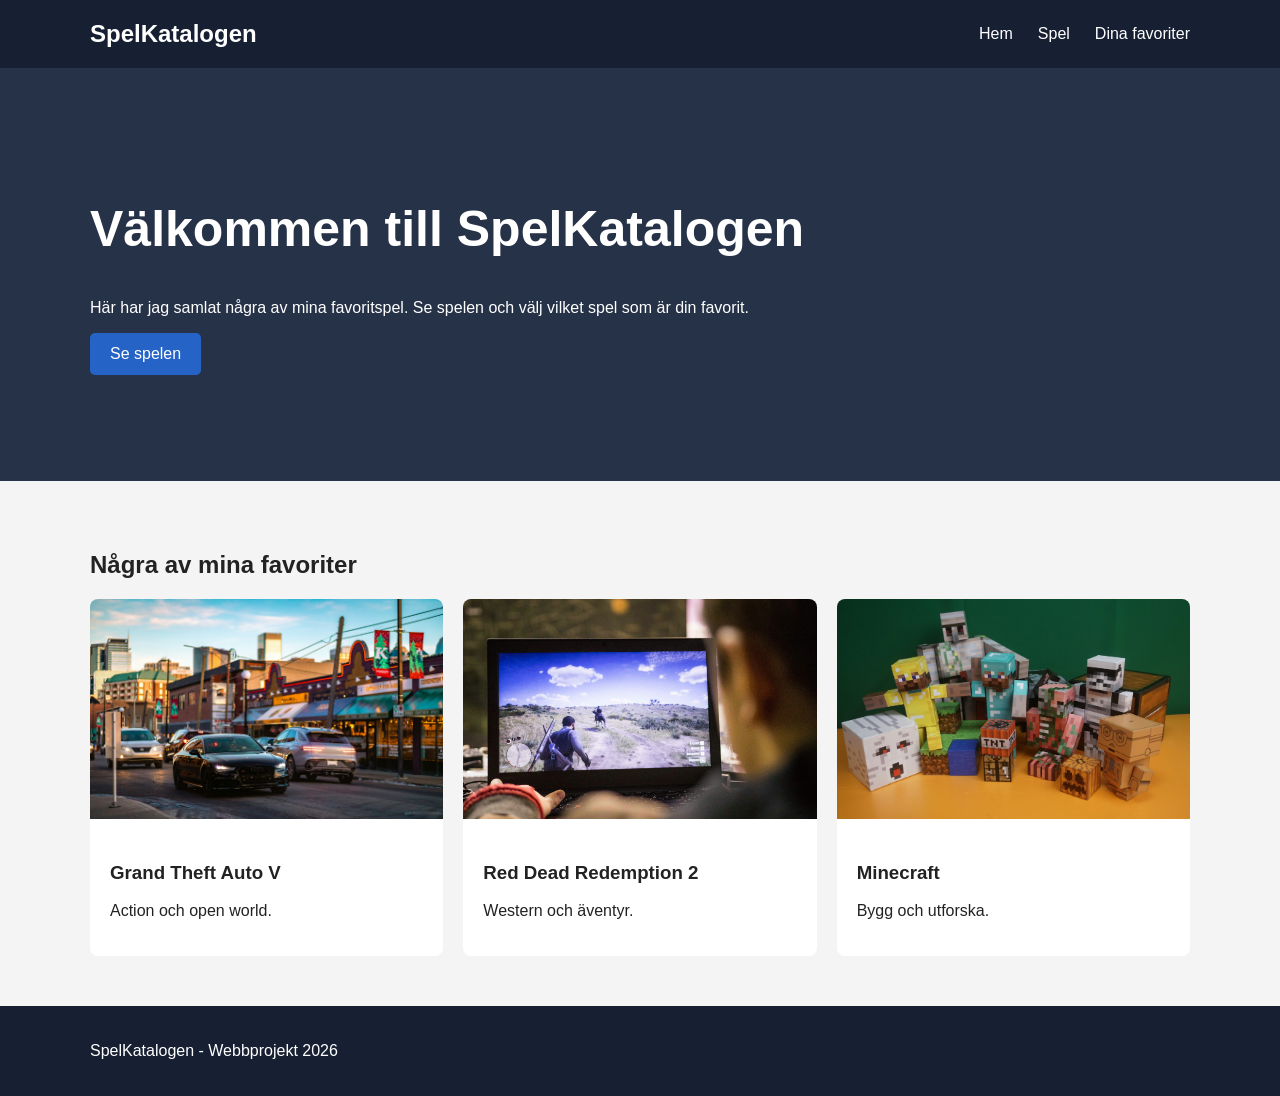
<file: index.html>
<!DOCTYPE html>
<html lang="sv">
<head>
    <meta charset="UTF-8">
    <meta name="viewport" content="width=device-width, initial-scale=1.0">
    <title>SpelKatalogen</title>
    <link rel="stylesheet" href="css/style.css">
</head>

<body>

<header class="header">
    <div class="container header-content">

        <a class="logo" href="index.html">SpelKatalogen</a>
        <button class="menu-button" id="menu-button">☰</button>
        <nav class="navigation" id="navigation">
            <ul>
                <li><a href="index.html">Hem</a></li>
                <li><a href="games.html">Spel</a></li>
                <li><a href="favorites.html">Dina favoriter</a></li>
            </ul>
        </nav>
     
    </div>
</header>

<main>

    <section class="hero">
        <div class="container">
            <h1>Välkommen till SpelKatalogen</h1>

            <p>
                Här har jag samlat några av mina favoritspel.
                Se spelen och välj vilket spel som är din favorit.
            </p>

            <a class="button" href="games.html">Se spelen</a>
            <p id="home-favorite"></p>
        </div>
    </section>

    <section class="featured-games">
        <div class="container">

            <h2>Några av mina favoriter</h2>

            <div class="game-grid">

                <article class="game-card">
                    <img src="images/gta5.jpg" alt="Grand Theft Auto V">
                    <div class="game-card-content">
                        <h3>Grand Theft Auto V</h3>
                        <p>Action och open world.</p>
                    </div>
                </article>

                <article class="game-card">
                    <img src="images/rdr2.jpg" alt="Red Dead Redemption 2">
                    <div class="game-card-content">
                        <h3>Red Dead Redemption 2</h3>
                        <p>Western och äventyr.</p>
                    </div>
                </article>

                <article class="game-card">
                    <img src="images/minecraft.jpg" alt="Minecraft">
                    <div class="game-card-content">
                        <h3>Minecraft</h3>
                        <p>Bygg och utforska.</p>
                    </div>
                </article>

            </div>

        </div>
    </section>

</main>

<footer class="footer">
    <div class="container">
        <p>SpelKatalogen - Webbprojekt 2026</p>
    </div>
</footer>

<script src="js/main.js"></script>
    
</body>
</html>
</file>
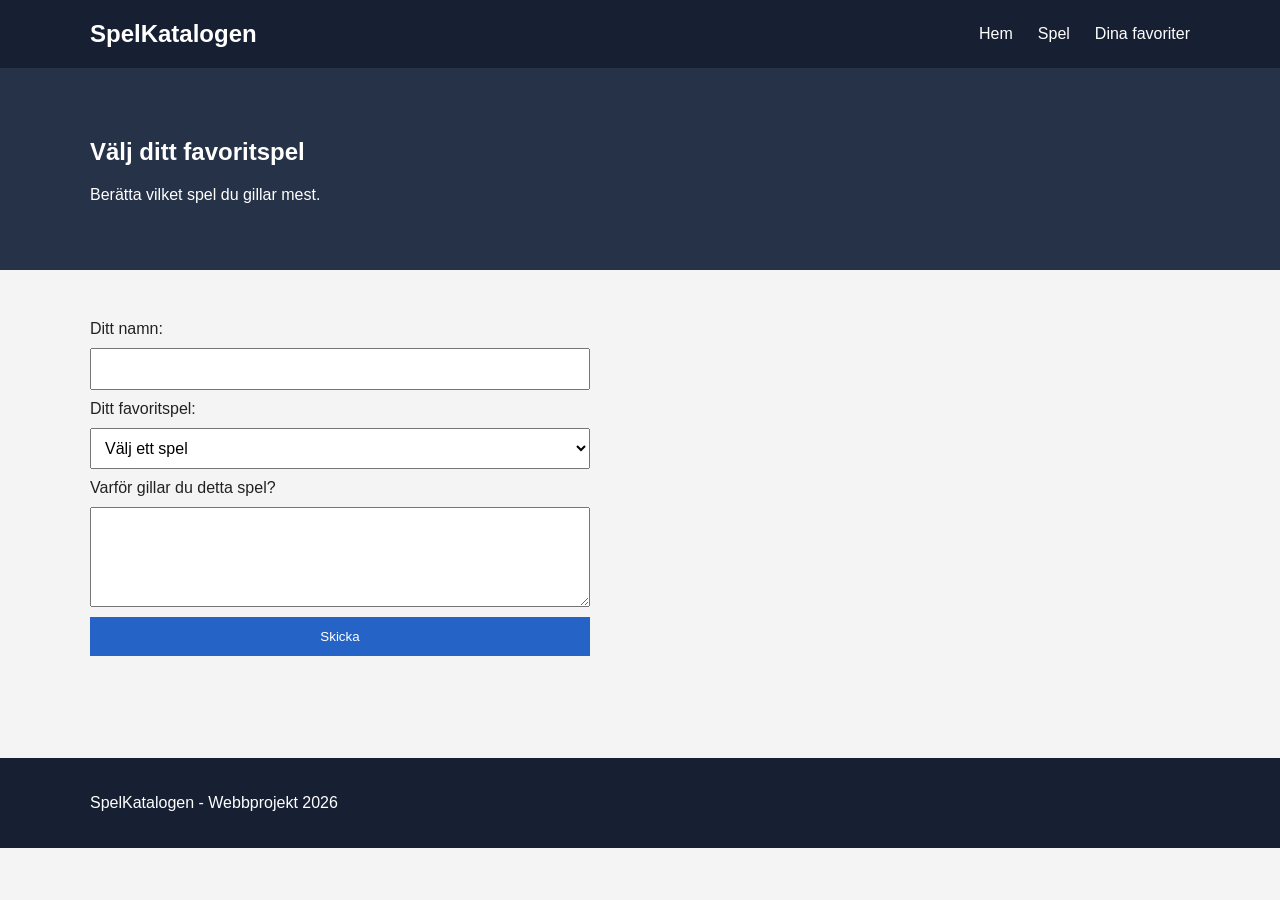
<file: favorites.html>
<!DOCTYPE html>
<html lang="sv">
<head>
    <meta charset="UTF-8">
    <meta name="viewport" content="width=device-width, initial-scale=1.0">
    <title>Dina favoriter</title>
    <link rel="stylesheet" href="css/style.css">
</head>

<body>

    <header class="header">
        <div class="container header-content">

            <a class="logo" href="index.html">SpelKatalogen</a>

            <button class="menu-button" id="menu-button">☰</button>

            <nav class="navigation" id="navigation">
                <ul>
                    <li><a href="index.html">Hem</a></li>
                    <li><a href="games.html">Spel</a></li>
                    <li><a href="favorites.html">Dina favoriter</a></li>
                </ul>
            </nav>

        </div>
    </header>
    
    <main>
        <section class="page-header">
            <div class="container">
                <h1>Välj ditt favoritspel</h1>
                <p>Berätta vilket spel du gillar mest.</p>
            </div>
        </section>

        <section class="favorite-section">
            <div class="container">
                <form id="favorite-form">

                    <label for="name">Ditt namn:</label>
                    <input type="text" id="name">

                    <label for="game">Ditt favoritspel:</label>
                    <select id="game">
                        <option value="">Välj ett spel</option>
                        <option>Grand Theft Auto V</option>
                        <option>Red Dead Redemption 2</option>
                        <option>Minecraft</option>
                        <option>EA Sports FC 26</option>
                        <option>Battlefield</option>
                        <option>PGA Tour 2K23</option>
                    </select>

                    <label for="reason">Varför gillar du detta spel?</label>
                    <textarea id="reason"></textarea>

                    <button type="submit">Skicka</button>

                    <p id="message"></p>

                    <div id="saved-favorite"></div>

                </form>

            </div>
        </section>

    </main>

    <footer class="footer">
        <div class="container">
            <p>SpelKatalogen - Webbprojekt 2026</p>
        </div>
    </footer>

    <script src="js/main.js"></script>
    <script src="js/favorites.js"></script>
</body>
</html>
</file>
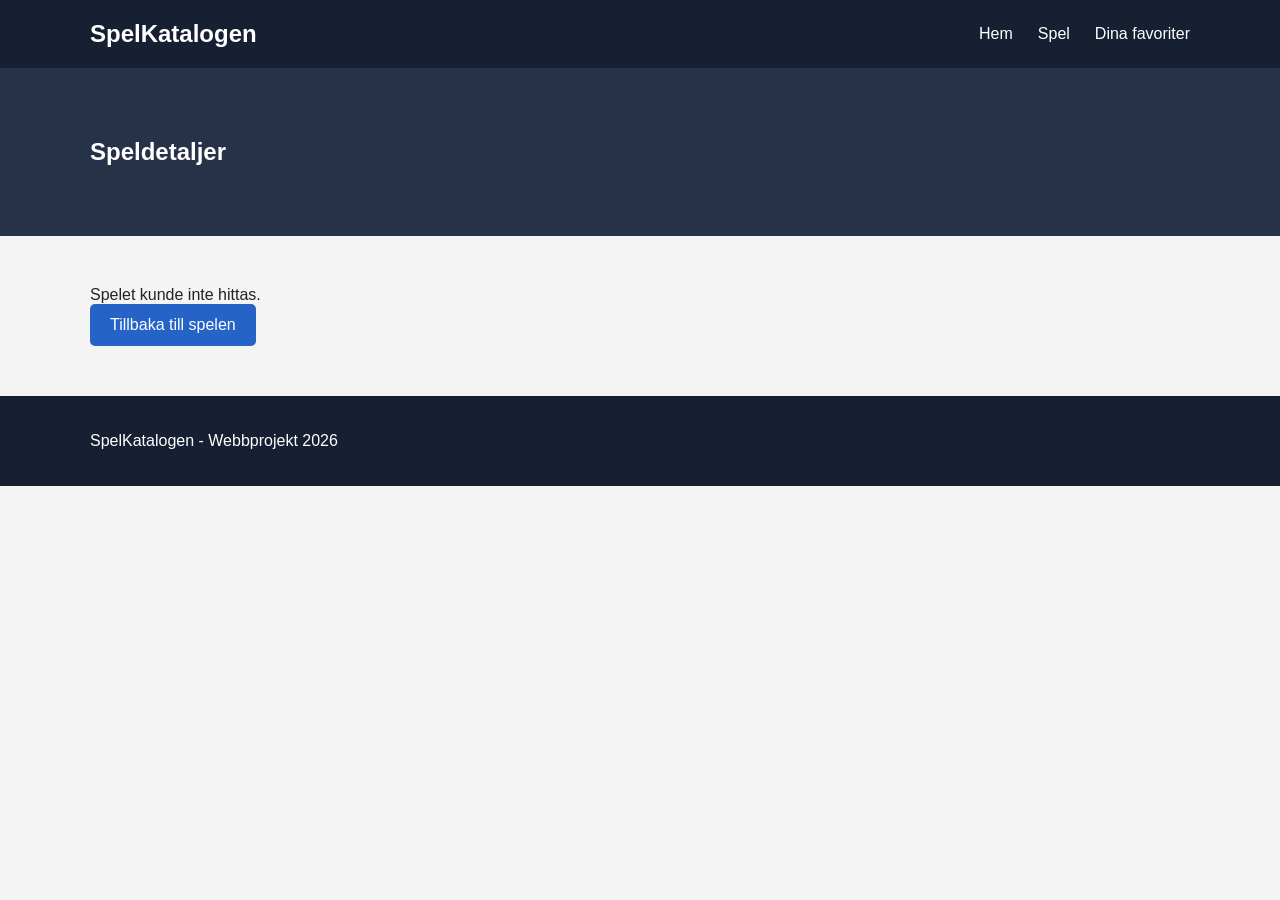
<file: game.html>
<!DOCTYPE html>
<html lang="sv">
<head>
    <meta charset="UTF-8">
    <meta name="viewport" content="width=device-width, initial-scale=1.0">
    <title>Speldetaljer - SpelKatalogen</title>
    <link rel="stylesheet" href="css/style.css">
</head>

<body>

<header class="header">
    <div class="container header-content">

        <a class="logo" href="index.html">SpelKatalogen</a>

        <button class="menu-button" id="menu-button">☰</button>

        <nav class="navigation" id="navigation">
            <ul>
                <li><a href="index.html">Hem</a></li>
                <li><a href="games.html">Spel</a></li>
                <li><a href="favorites.html">Dina favoriter</a></li>
            </ul>
        </nav>

    </div>
</header>

<main>

    <section class="page-header">
        <div class="container">
            <h1>Speldetaljer</h1>
        </div>
    </section>

    <section class="games-section">
        <div class="container">

            <div id="game-details"></div>

            <a class="button" href="games.html">Tillbaka till spelen</a>

        </div>
    </section>

</main>

<footer class="footer">
    <div class="container">
        <p>SpelKatalogen - Webbprojekt 2026</p>
    </div>
</footer>

<script src="js/main.js"></script>
<script src="js/game.js"></script>
   
</body>
</html>
</file>
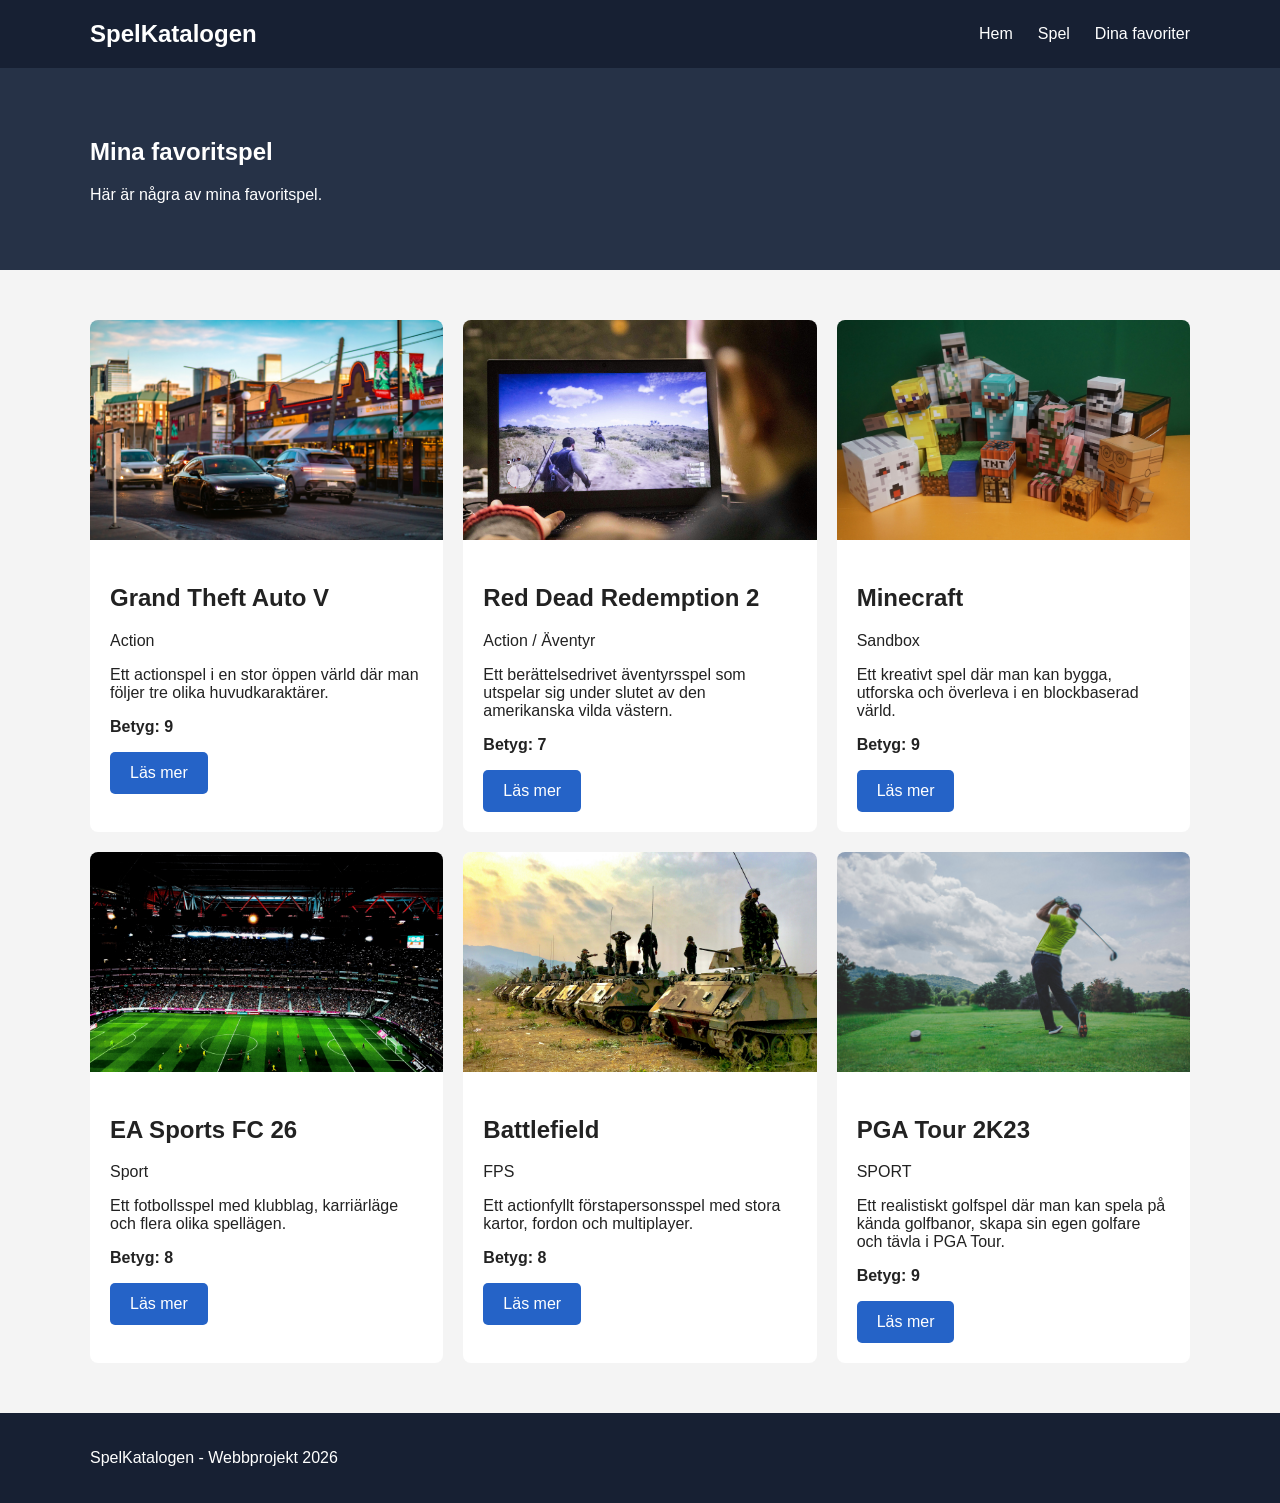
<file: games.html>
<!DOCTYPE html>
<html lang="sv">
<head>
    <meta charset="UTF-8">
    <meta name="viewport" content="width=device-width, initial-scale=1.0">
    <title>Mina spel</title>
    <link rel="stylesheet" href="css/style.css">
</head>

<body>

<header class="header">
    <div class="container header-content">

        <a class="logo" href="index.html">SpelKatalogen</a>

        <button class="menu-button" id="menu-button">☰</button>

        <nav class="navigation" id="navigation">
            <ul>
                <li><a href="index.html">Hem</a></li>
                <li><a href="games.html">Spel</a></li>
                <li><a href="favorites.html">Dina favoriter</a></li>
            </ul>
        </nav>

    </div>
</header>

<main>

    <section class="page-header">
        <div class="container">
            <h1>Mina favoritspel</h1>
            <p>Här är några av mina favoritspel.</p>
        </div>
    </section>

    <section class="games-section">
        <div class="container">

            <!-- Spelen från JSON hamnar här -->
             <div id="game-container" class="game-grid"></div>
             
        </div>
    </section>

</main>

<footer class="footer">
    <div class="container">
        <p>SpelKatalogen - Webbprojekt 2026</p>
    </div>
</footer>

<script src="js/main.js"></script>
<script src="js/games.js"></script>
    
</body>
</html>
</file>
<file: css/style.css>
* {
    box-sizing: border-box
}

body {
    margin: 0;
    font-family: Arial, sans-serif;
    background: #f4f4f4;
    color: #222;
}

.container {
    width: 90%;
    max-width: 1100px;
    margin: auto;
}

/* Header */
.header {
    background: #172033;
    padding: 20px 0;
}

.header-content {
    display: flex;
    flex-direction: row;
    justify-content: space-between;
    align-items: center;
}

.logo {
    color: white;
    font-size: 24px;
    font-weight: bold;
    text-decoration: none;
}

.navigation ul {
    display: flex;
    flex-direction: row;
    gap: 25px;
    list-style: none;
    margin: 0;
    padding: 0;
}

.navigation a {
    color: white;
    text-decoration: none;
}

.navigation a:hover {
    color: #4d9aff;
}

/* Startsida */
.hero {
    background: #263247;
    color: white;
    padding: 90px 0;
}

.hero h1 {
    font-size: 50px;
}

.button {
    display: inline-block;
    background: #2563c7;
    color: white;
    padding: 12px 20px;
    text-decoration: none;
    border-radius: 5px;
    cursor: pointer
}

.button:hover {
    background: #145bb8;
}

/* Spel */
.games-section,
.featured-games,
.favorite-section {
    padding: 50px 0;
}

.page-header {
    background: #263247;
    color: white;
    padding: 50px 0;
}

.game-grid {
    display: grid;
    grid-template-columns: repeat(3, 1fr);
    gap: 20px;
}

.game-card {
    background: white;
    border-radius: 8px;
    overflow: hidden
}

.game-card img {
    width: 100%;
    height: 220px;
    object-fit: cover;
}

.game-card-content {
    padding: 20px;
}

.footer {
    background: #172033;
    color: white;
    padding: 20px 0;
}

.menu-button {
    display: none;
    font-size: 28px;
    background: none;
    color: white;
    padding: 5px;
    border: none;
}

/* Tablet */
@media (max-width: 900px) {
    .game-grid {
        grid-template-columns: repeat(2, 1fr);
    }

    .hero {
        padding: 70px 0;
    }

    .hero h1 {
        font-size: 40px;
    }

    .navigation ul {
        gap: 15px;
    }
}

/* Mobil */
@media (max-width: 600px) {
    .game-grid {
        grid-template-columns: 1fr;
    }

    .header-content {
        flex-wrap: wrap;
    }

    .menu-button {
        display: block;
    }

    .navigation {
        display: none;
        width: 100%;
    }

    .navigation.show {
        display: block;
    }

    .navigation ul {
        flex-direction: column;
        gap: 10px;
        margin-top: 15px;
    }

    .hero h1 {
        font-size: 32px;
    }
}

/* Formulär */
#favorite-form {
    max-width: 500px;
    display: flex;
    flex-direction: column;
    gap: 10px;
}

input,
select,
textarea {
    padding: 10px;
    font-size: 16px;
}

textarea {
    min-height: 100px;
}

button {
    padding: 12px;
    background: #2563c7;
    color: white;
    border: none;
    cursor: pointer;
}
</file>
